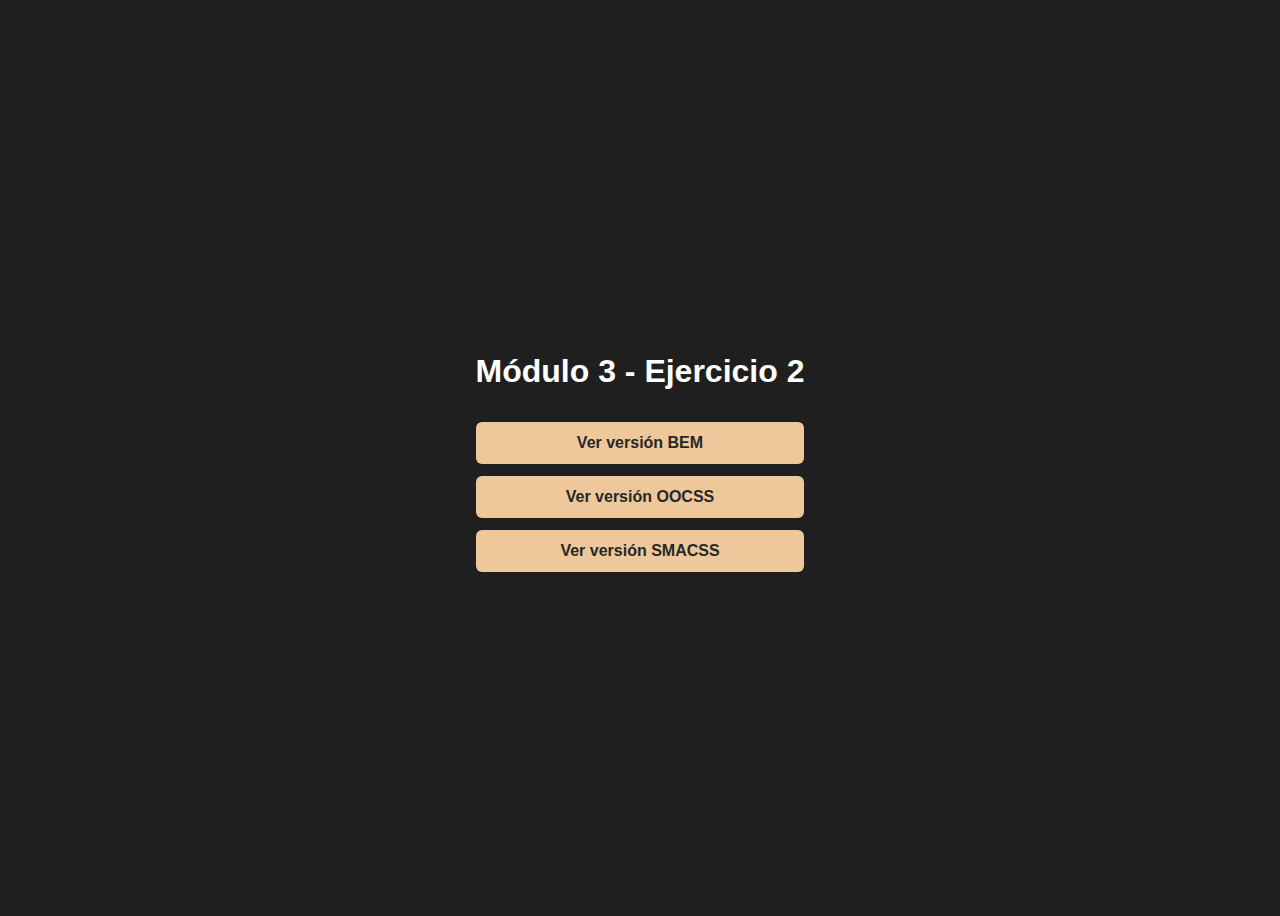
<file: index.html>
<!DOCTYPE html>
<html lang="es">
<head>
  <meta charset="UTF-8">
  <title>Módulo 3 · Metodologías CSS</title>
  <style>
    body {
      font-family: sans-serif;
      background-color: #1f1f1f;
      color: white;
      display: flex;
      align-items: center;
      justify-content: center;
      height: 100vh;
    }
    .menu {
      text-align: center;
    }
    .menu h1 {
      margin-bottom: 2rem;
    }
    .menu a {
      display: block;
      margin: 0.75rem 0;
      padding: 0.75rem 1.5rem;
      background-color: #EEC79A;
      color: #272727;
      text-decoration: none;
      border-radius: 6px;
      font-weight: bold;
    }
    .menu a:hover {
      background-color: #f3d7b2;
    }
  </style>
</head>
<body>
  <nav class="menu">
    <h1>Módulo 3 - Ejercicio 2</h1>
    <a href="bem.html">Ver versión BEM</a>
    <a href="oocss.html">Ver versión OOCSS</a>
    <a href="smacss.html">Ver versión SMACSS</a>
  </nav>
</body>
</html>
</file>
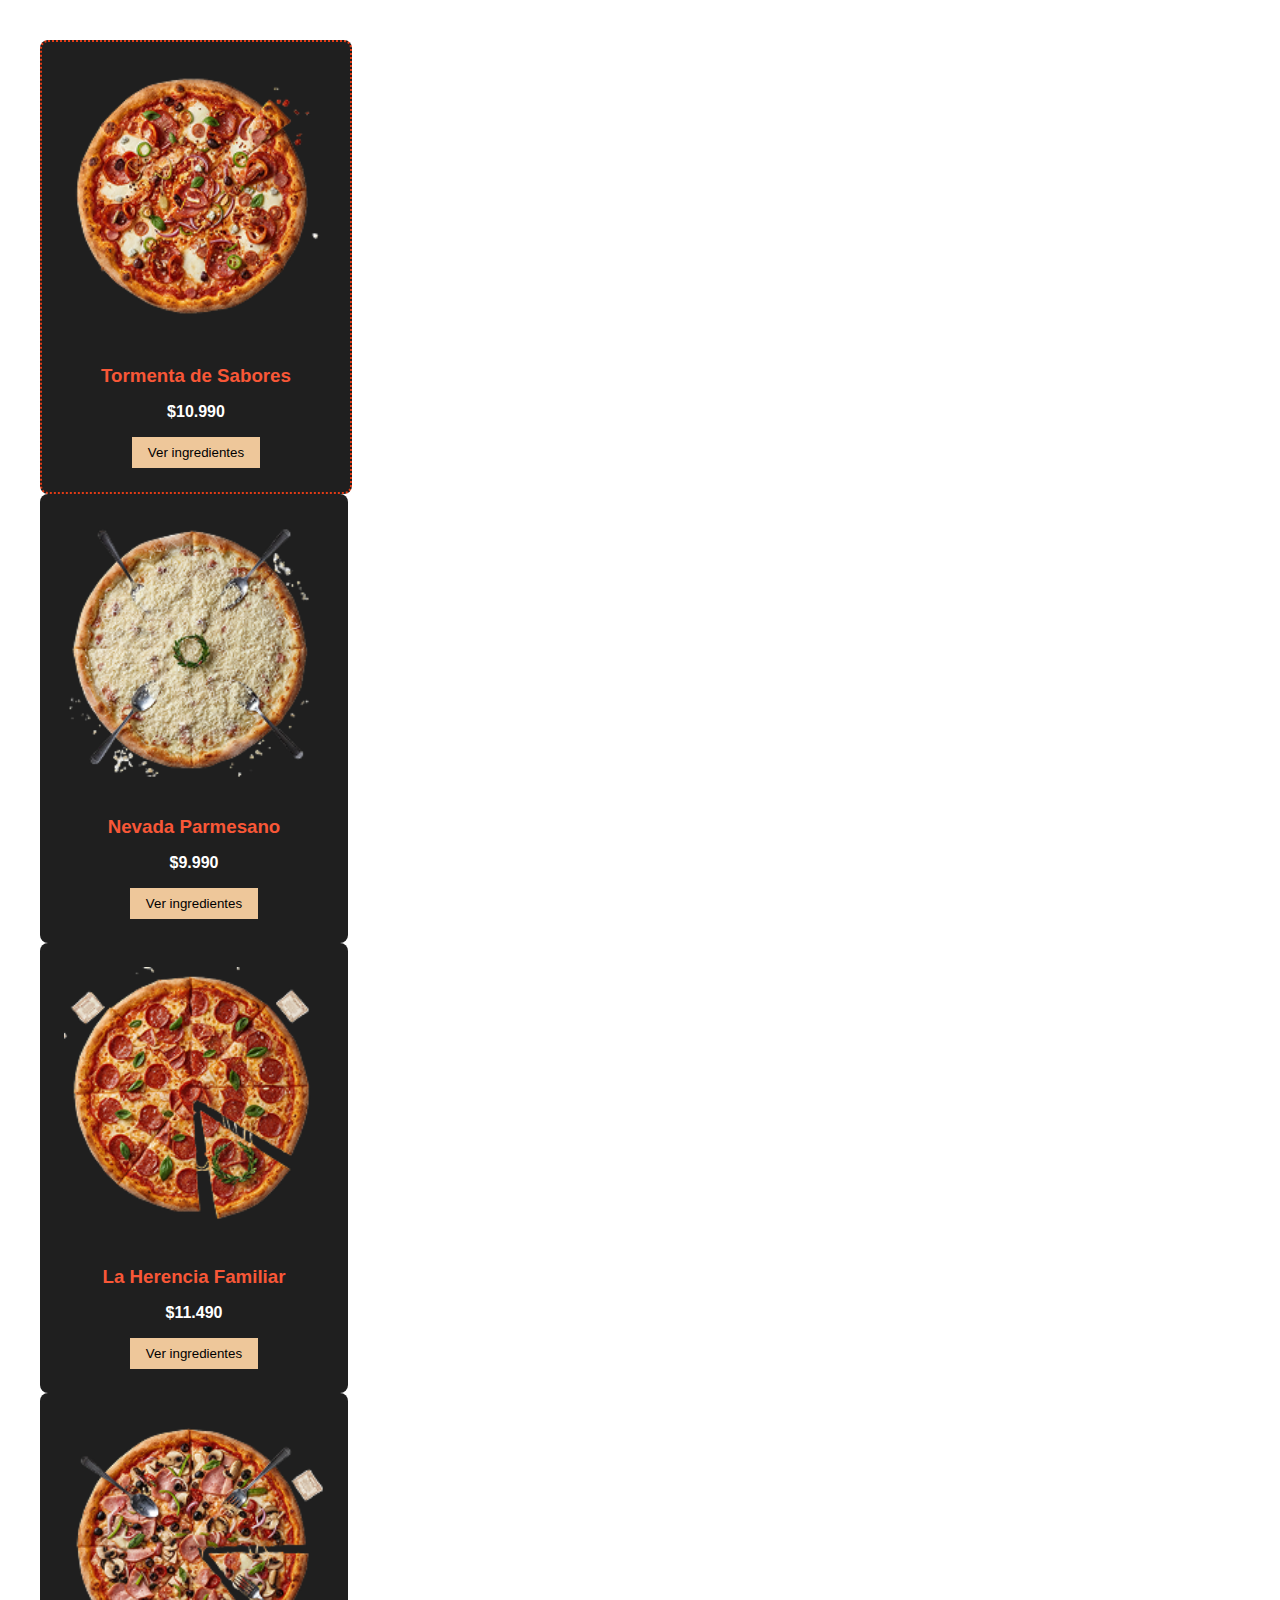
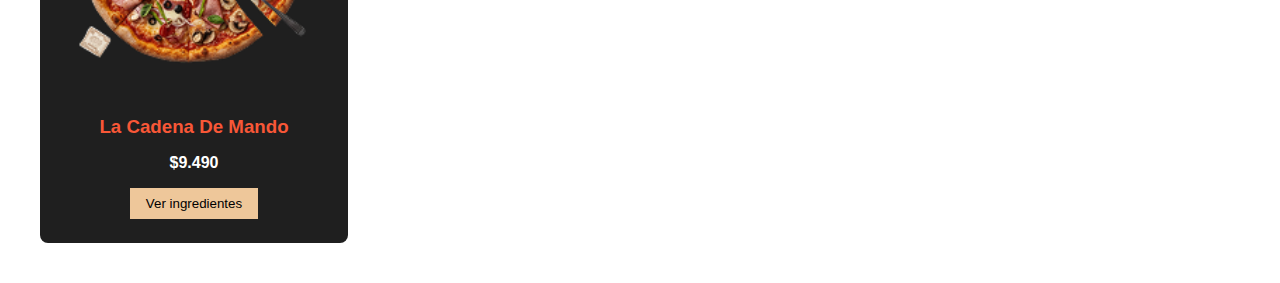
<file: smacss.html>
<!DOCTYPE html>
<html lang="es">
<head>
  <meta charset="UTF-8"/>
  <title>Pizzería Mirasol - Metodología SMACSS</title>
  <link rel="stylesheet" href="css/smacss.css" />
</head>
<body>
<section class="l-products">
  <article class="product is-featured">
    <img src="img/pizza_tormenta.png" alt="Pizza Tormenta de Sabores" class="product-image" />
    <h3 class="product-title">Tormenta de Sabores</h3>
    <p class="product-price">$10.990</p>
    <button class="product-btn">Ver ingredientes</button>
  </article>
  <article class="product">
    <img src="img/pizza_parmesano.png" alt="Nevada Parmesano" class="product-image" />
    <h3 class="product-title">Nevada Parmesano</h3>
    <p class="product-price">$9.990</p>
    <button class="product-btn">Ver ingredientes</button>
  </article>
  <article class="product">
    <img src="img/pizza_herencia.png" alt="La Herencia Familiar" class="product-image" />
    <h3 class="product-title">La Herencia Familiar</h3>
    <p class="product-price">$11.490</p>
    <button class="product-btn">Ver ingredientes</button>
  </article>
  <article class="product">
    <img src="img/pizza_mando.png" alt="La Cadena de Mando" class="product-image" />
    <h3 class="product-title">La Cadena De Mando</h3>
    <p class="product-price">$9.490</p>
    <button class="product-btn">Ver ingredientes</button>
  </article>
</section>
</body>
</html>
</file>
<file: css/smacss.css>
body {
  font-family: sans-serif;
}
h3 {
  margin-bottom: 0.5rem;
}
p {
  margin-bottom: 1rem;
}
.l-products {
  padding: 2rem;
}
.product {
  background-color: #1f1f1f;
  padding: 1.5rem;
  border-radius: 8px;
  max-width: 260px;
  text-align: center;
}
.product-image {
  width: 100%;
  margin-bottom: 1rem;
}
.product-title {
  color: #F85737;
}
.product-price {
  color: #ffffff;
  font-weight: bold;
}
.product-btn {
  background-color: #EEC79A;
  border: none;
  padding: 0.5rem 1rem;
  cursor: pointer;
}
.is-featured {
  border: 2px dotted #E13B15;
}
</file>
